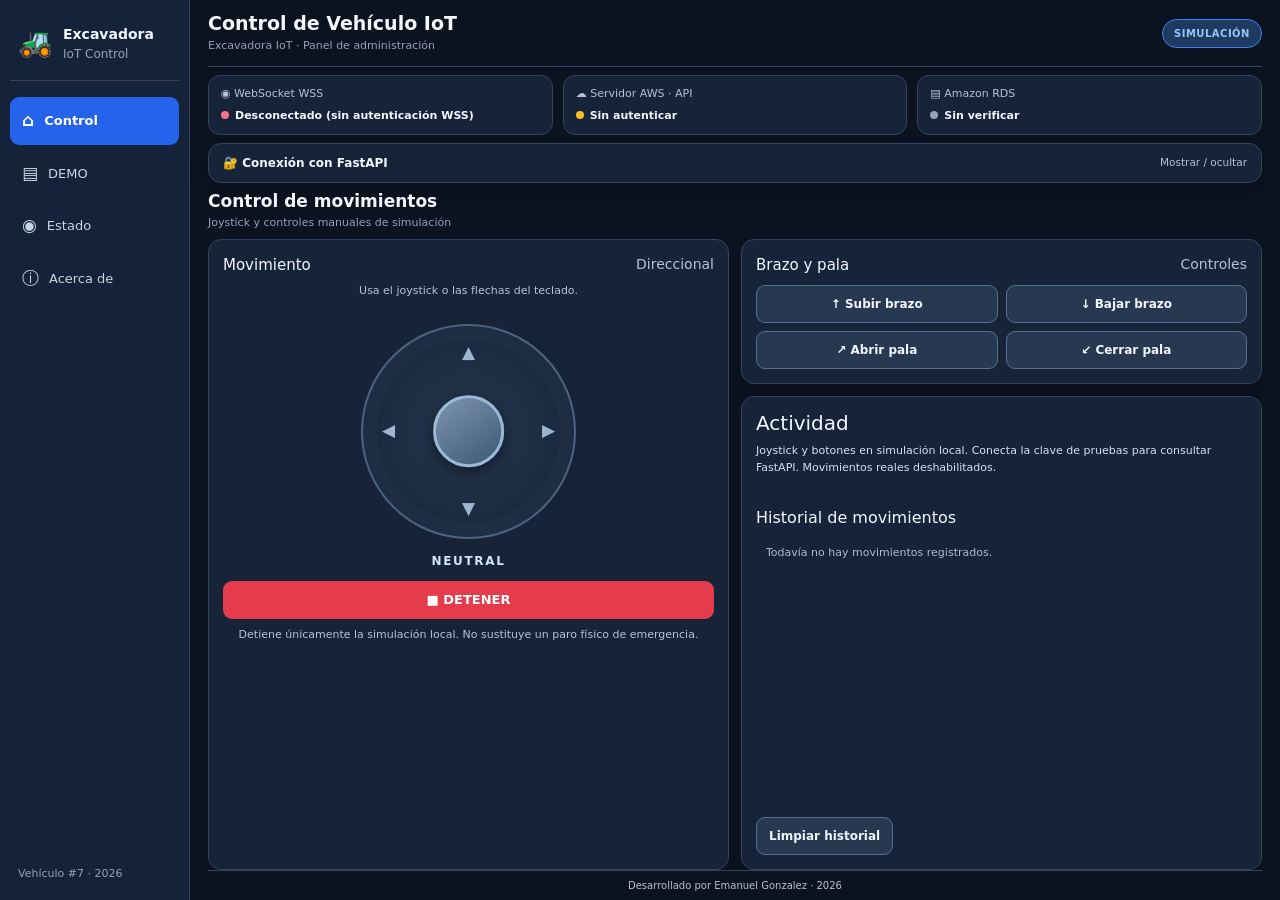
<file: index.html>
<!doctype html>
<html lang="es">
<head>
  <meta charset="utf-8">
  <meta name="viewport" content="width=device-width, initial-scale=1">
  <meta name="theme-color" content="#101827">
  <meta
    name="description"
    content="Panel de control de la Excavadora IoT"
  >

  <title>Control | Excavadora IoT</title>

  <link
    rel="icon"
    href="./favicon.svg"
    type="image/svg+xml"
  >

  <link
    href="https://cdn.jsdelivr.net/npm/bootstrap@5.3.3/dist/css/bootstrap.min.css"
    rel="stylesheet"
    integrity="sha384-QWTKZyjpPEjISv5WaRU9OFeRpok6YctnYmDr5pNlyT2bRjXh0JMhjY6hW+ALEwIH"
    crossorigin="anonymous"
  >

  <link rel="stylesheet" href="./assets/css/styles.css">

  <script type="module" src="./js/main.js"></script>
</head>

<body>

<div class="iot-layout">

  <!-- =====================================
       MENÚ LATERAL
       ===================================== -->
  <aside class="iot-sidebar">

    <div class="iot-brand">
      <span class="iot-brand-icon" aria-hidden="true">
        🚜
      </span>

      <div>
        <strong>Excavadora</strong>
        <small>IoT Control</small>
      </div>
    </div>

    <nav class="iot-nav" aria-label="Menú principal">

      <button
        class="iot-nav-link active"
        data-view="control"
        type="button"
      >
        <span aria-hidden="true">⌂</span>
        Control
      </button>

      <button
        class="iot-nav-link"
        data-view="demo"
        type="button"
      >
        <span aria-hidden="true">▤</span>
        DEMO
      </button>

      <button
        class="iot-nav-link"
        data-view="estado"
        type="button"
      >
        <span aria-hidden="true">◉</span>
        Estado
      </button>

      <button
        class="iot-nav-link"
        data-view="acerca"
        type="button"
      >
        <span aria-hidden="true">ⓘ</span>
        Acerca de
      </button>

    </nav>

    <div class="iot-sidebar-footer">
      Vehículo #7 · 2026
    </div>

  </aside>

  <!-- =====================================
       CONTENIDO PRINCIPAL
       ===================================== -->
  <div class="iot-main-area">

    <!-- ENCABEZADO COMPACTO -->
    <header class="iot-topbar">

      <div>
        <h1>Control de Vehículo IoT</h1>
        <p>Excavadora IoT · Panel de administración</p>
      </div>

      <span class="iot-mode">
        SIMULACIÓN
      </span>

    </header>

    <main id="main-content">

      <!-- =====================================
           INDICADORES DE CONECTIVIDAD
           ===================================== -->
      <section
        class="status-grid mb-4"
        aria-label="Conectividad"
      >

        <div class="status-card">
          <span class="status-name">
            ◉ WebSocket WSS
          </span>

          <strong
            id="wss-status"
            class="status-value"
            data-state="offline"
          >
            Desconectado
          </strong>
        </div>

        <div class="status-card">
          <span class="status-name">
            ☁ Servidor AWS · API
          </span>

          <strong
            id="api-status"
            class="status-value"
            data-state="checking"
          >
            Sin autenticar
          </strong>
        </div>

        <div class="status-card">
          <span class="status-name">
            ▤ Amazon RDS
          </span>

          <strong
            id="rds-status"
            class="status-value"
            data-state="unknown"
          >
            Sin verificar
          </strong>
        </div>

      </section>

      <!-- =====================================
           AUTENTICACIÓN DESPLEGABLE
           ===================================== -->
      <details class="panel iot-auth-panel">

        <summary class="iot-auth-summary">
          <span>🔐 Conexión con FastAPI</span>

          <span class="muted small">
            Mostrar / ocultar
          </span>
        </summary>

        <div class="mt-3">

          <h2
            id="auth-heading"
            class="visually-hidden"
          >
            Conexión local con FastAPI
          </h2>

          <p class="muted small">
            Autenticación de pruebas desde localhost.
            La clave se mantiene en memoria.
          </p>

          <form
            id="auth-form"
            autocomplete="off"
            class="d-flex flex-column flex-sm-row gap-2"
          >

            <label
              for="api-key"
              class="visually-hidden"
            >
              X-API-Key de pruebas
            </label>

            <input
              id="api-key"
              class="form-control auth-input"
              type="password"
              autocomplete="off"
              spellcheck="false"
              placeholder="X-API-Key de pruebas"
              required
            >

            <button
              id="connect-btn"
              class="primary-btn"
              type="submit"
            >
              Conectar
            </button>

            <button
              id="disconnect-btn"
              class="secondary-btn"
              type="button"
            >
              Desconectar
            </button>

          </form>

          <p
            id="auth-message"
            class="muted small mt-2 mb-0"
            role="status"
            aria-live="polite"
          >
            Sin autenticación local.
          </p>

        </div>

      </details>

      <!-- =====================================
           VISTA 1: CONTROL
           ===================================== -->
      <section
        id="view-control"
        class="iot-view"
      >

        <div class="iot-page-heading">
          <h2>Control de movimientos</h2>
          <p>
            Joystick y controles manuales de simulación
          </p>
        </div>

        <div class="content-grid">

          <!-- JOYSTICK -->
          <section
            class="panel joystick-panel"
            aria-labelledby="joystick-heading"
          >

            <div class="section-heading">
              <h2
                id="joystick-heading"
                class="h5 mb-0"
              >
                Movimiento
              </h2>

              <span class="muted small">
                Direccional
              </span>
            </div>

            <p class="muted small mt-2 mb-3">
              Usa el joystick o las flechas del teclado.
            </p>

            <div
              id="joystick"
              class="joystick"
              role="group"
              aria-label="Joystick de movimiento"
              aria-disabled="true"
              tabindex="0"
            >

              <span
                class="direction direction-up"
                aria-hidden="true"
              >▲</span>

              <span
                class="direction direction-down"
                aria-hidden="true"
              >▼</span>

              <span
                class="direction direction-left"
                aria-hidden="true"
              >◀</span>

              <span
                class="direction direction-right"
                aria-hidden="true"
              >▶</span>

              <span
                id="joystick-knob"
                class="joystick-knob"
                aria-hidden="true"
              ></span>

            </div>

            <p
              id="movement-label"
              class="text-center movement-label mb-3"
            >
              NEUTRAL
            </p>

            <button
              id="stop-btn"
              class="stop-btn w-100"
              type="button"
              disabled
            >
              ■ DETENER
            </button>

            <p class="muted small mt-2 mb-0 text-center">
              Detiene únicamente la simulación local.
              No sustituye un paro físico de emergencia.
            </p>

          </section>

          <!-- PANEL DERECHO -->
          <div class="side-stack">

            <!-- BRAZO Y PALA -->
            <section
              class="panel"
              aria-labelledby="actions-heading"
            >

              <div class="section-heading">
                <h2
                  id="actions-heading"
                  class="h5 mb-0"
                >
                  Brazo y pala
                </h2>

                <span class="muted small">
                  Controles
                </span>
              </div>

              <div class="action-grid mt-3">

                <button
                  type="button"
                  class="action-btn"
                  data-command="SUBIR_BRAZO"
                  disabled
                >
                  ↑ Subir brazo
                </button>

                <button
                  type="button"
                  class="action-btn"
                  data-command="BAJAR_BRAZO"
                  disabled
                >
                  ↓ Bajar brazo
                </button>

                <button
                  type="button"
                  class="action-btn"
                  data-command="ABRIR_PALA"
                  disabled
                >
                  ↗ Abrir pala
                </button>

                <button
                  type="button"
                  class="action-btn"
                  data-command="CERRAR_PALA"
                  disabled
                >
                  ↙ Cerrar pala
                </button>

              </div>

            </section>

            <!-- ACTIVIDAD -->
            <section
              class="panel"
              aria-labelledby="activity-heading"
            >

              <h2
                id="activity-heading"
                class="h5"
              >
                Actividad
              </h2>

              <p
                id="action-message"
                class="mb-3"
                role="status"
                aria-live="polite"
              >
                Interfaz preparada.
              </p>

              <h3 class="h6 mt-3">
                Historial de movimientos
              </h3>

              <ol
                id="activity-history"
                class="activity-history"
                aria-label="Historial de simulación"
              ></ol>

              <button
                id="clear-history"
                class="secondary-btn mt-3"
                type="button"
              >
                Limpiar historial
              </button>

            </section>

          </div>
        </div>
      </section>

      <!-- =====================================
           VISTA 2: DEMO
           ===================================== -->
      <section
        id="view-demo"
        class="iot-view"
        hidden
      >

        <div class="iot-page-heading">
          <h2>Demostraciones</h2>
          <p>
            Secuencias registradas en FastAPI
          </p>
        </div>

        <section
          class="panel"
          aria-labelledby="demo-heading"
        >

          <div class="section-heading">
            <h2
              id="demo-heading"
              class="h5 mb-0"
            >
              Secuencia DEMO
            </h2>

            <span class="muted small">
              Vehículo #7
            </span>
          </div>

          <label
            class="form-label mt-3"
            for="demo-select"
          >
            Selecciona una DEMO
          </label>

          <select
            id="demo-select"
            class="form-select"
            disabled
          >
            <option value="">
              Pendiente de cargar
            </option>
          </select>

          <div class="demo-buttons mt-3">

            <button
              id="demo-start"
              class="primary-btn"
              type="button"
              disabled
            >
              ▶ Iniciar DEMO
            </button>

            <button
              id="demo-cancel"
              class="secondary-btn"
              type="button"
              disabled
            >
              Cancelar DEMO
            </button>

          </div>

          <p class="muted small mt-3 mb-0">
            La ejecución de movimientos reales
            permanece deshabilitada.
          </p>

        </section>

      </section>

      <!-- =====================================
           VISTA 3: ESTADO
           ===================================== -->
      <section
        id="view-estado"
        class="iot-view"
        hidden
      >

        <div class="iot-page-heading">
          <h2>Estado del vehículo</h2>
          <p>
            Información registrada en FastAPI
          </p>
        </div>

        <section
          class="panel"
          aria-labelledby="vehicle-state-heading"
        >

          <h2
            id="vehicle-state-heading"
            class="h5 mb-3"
          >
            Estado registrado de la excavadora
          </h2>

          <div class="vehicle-state-grid">

            <div>
              <span class="muted small">
                Vehículo
              </span>

              <p
                id="vehicle-name"
                class="mb-0"
              >
                Sin consultar
              </p>
            </div>

            <div>
              <span class="muted small">
                Último comando registrado
              </span>

              <p
                id="vehicle-command"
                class="mb-0"
              >
                Sin consultar
              </p>
            </div>

            <div>
              <span class="muted small">
                Estado registrado en backend
              </span>

              <p
                id="vehicle-connected"
                class="mb-0"
              >
                Sin verificar
              </p>
            </div>

            <div>
              <span class="muted small">
                Última actualización
              </span>

              <p
                id="vehicle-updated"
                class="mb-0"
              >
                Sin consultar
              </p>
            </div>

          </div>

          <p class="muted small mt-3 mb-0">
            Este estado no confirma la conexión física
            de la ESP32 ni la ejecución real de movimientos.
          </p>

        </section>

      </section>

      <!-- =====================================
           VISTA 4: ACERCA DE
           ===================================== -->
      <section
        id="view-acerca"
        class="iot-view"
        hidden
      >

        <div class="iot-page-heading">
          <h2>Acerca del proyecto</h2>
          <p>
            Plataforma de control de Excavadora IoT
          </p>
        </div>

        <section class="panel">

          <h2 class="h5">
            Descripción
          </h2>

          <p>
            Plataforma web para consultar el estado
            de una excavadora IoT, administrar
            demostraciones y desarrollar su control
            mediante una interfaz web.
          </p>

          <h3 class="h6 mt-4">
            Tecnologías utilizadas
          </h3>

          <p class="muted">
            HTML, CSS, JavaScript, Bootstrap,
            FastAPI, AWS, Amazon RDS,
            WebSocket y ESP32.
          </p>

          <h3 class="h6 mt-4">
            Etapa actual
          </h3>

          <p class="muted mb-0">
            Simulación local de movimientos,
            consulta autenticada al backend
            y visualización del estado registrado.
          </p>

        </section>

      </section>

    </main>

    <!-- PIE DE PÁGINA -->
    <footer class="app-footer text-center py-4 mt-4">
      Desarrollado por Emanuel Gonzalez · 2026
    </footer>

  </div>
</div>

<!-- =====================================
     NAVEGACIÓN ENTRE VISTAS
     ===================================== -->
<script>
  const navButtons =
    document.querySelectorAll('.iot-nav-link[data-view]');

  const views =
    document.querySelectorAll('.iot-view');

  function showView(viewName) {
    const target =
      document.getElementById(`view-${viewName}`);

    if (!target) {
      console.warn('Vista no encontrada:', viewName);
      return;
    }

    views.forEach(view => {
      view.hidden = view !== target;
    });

    navButtons.forEach(button => {
      const active =
        button.dataset.view === viewName;

      button.classList.toggle('active', active);

      if (active) {
        button.setAttribute('aria-current', 'page');
      } else {
        button.removeAttribute('aria-current');
      }
    });
  }

  navButtons.forEach(button => {
    button.addEventListener('click', () => {
      showView(button.dataset.view);
    });
  });

  showView('control');
</script>

</body>
</html>
</file>
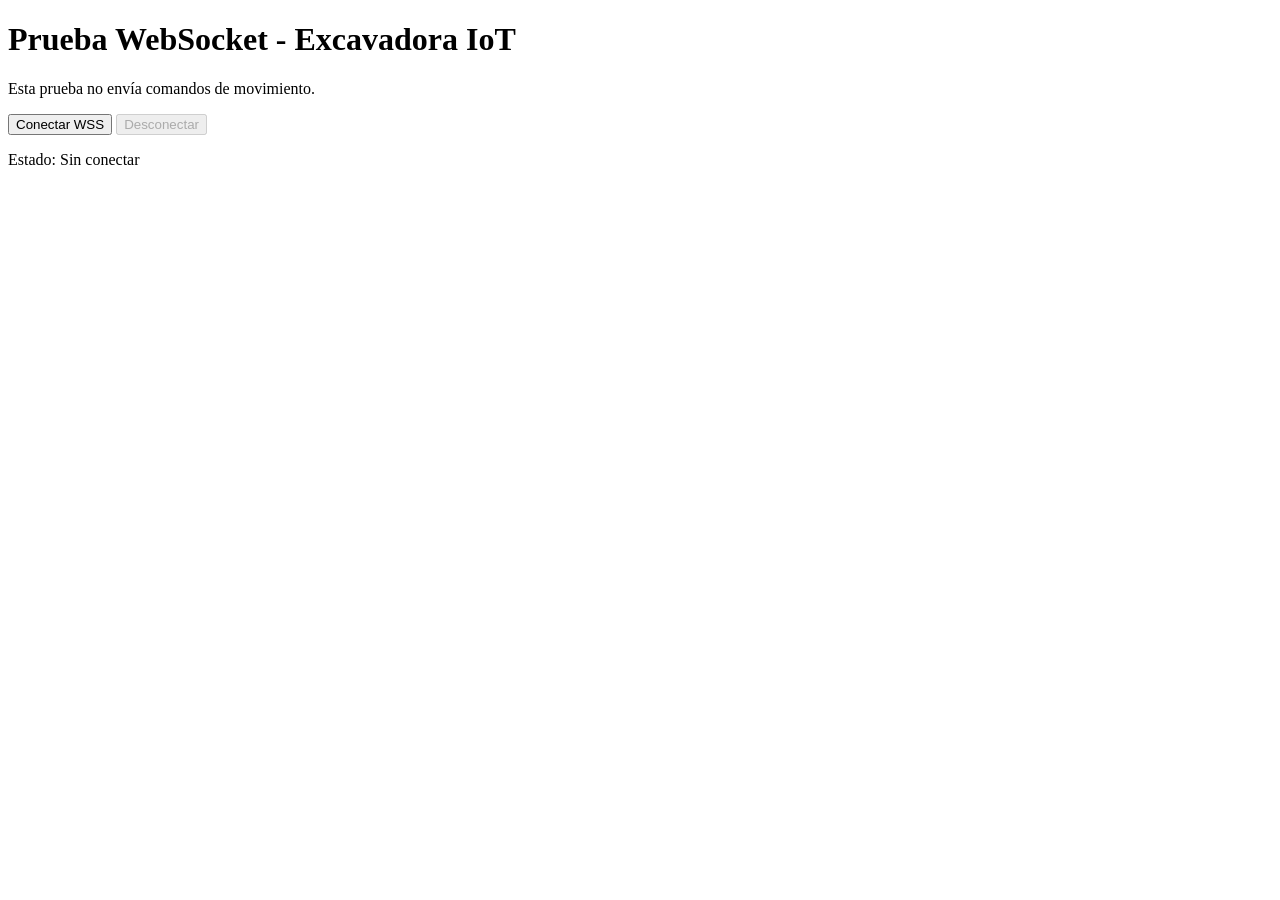
<file: prueba-wss.html>
<!DOCTYPE html>
<html lang="es">
<head>
  <meta charset="UTF-8">
  <meta name="viewport"
        content="width=device-width, initial-scale=1.0">
  <title>Prueba WSS - Excavadora IoT</title>
</head>
<body>

  <h1>Prueba WebSocket - Excavadora IoT</h1>

  <p>
    Esta prueba no envía comandos de movimiento.
  </p>

  <button id="connect">Conectar WSS</button>
  <button id="disconnect" disabled>Desconectar</button>

  <p id="status" role="status">
    Estado: Sin conectar
  </p>

  <pre id="output"></pre>

  <script type="module">
    const WS_URL =
      'wss://excavadora-em-iot.duckdns.org/ws/vehiculos/7';

    const connectButton =
      document.getElementById('connect');

    const disconnectButton =
      document.getElementById('disconnect');

    const status =
      document.getElementById('status');

    const output =
      document.getElementById('output');

    let socket = null;

    function log(message) {
      console.log('[WSS TEST]', message);
      output.textContent += message + '\n';
    }

    connectButton.addEventListener('click', () => {
      if (socket) return;

      status.textContent = 'Estado: Conectando...';

      socket = new WebSocket(WS_URL);

      connectButton.disabled = true;

      socket.addEventListener('open', () => {
        status.textContent = 'Estado: Conectado';
        disconnectButton.disabled = false;

        log('Conexión WSS establecida.');
      });

      socket.addEventListener('message', event => {
        log('Mensaje recibido: ' + event.data);
      });

      socket.addEventListener('error', () => {
        log('Error durante la conexión WSS.');
      });

      socket.addEventListener('close', event => {
        log(
          'Conexión cerrada. Código: ' +
          event.code +
          ', motivo: ' +
          (event.reason || 'No especificado')
        );

        status.textContent = 'Estado: Desconectado';

        socket = null;

        connectButton.disabled = false;
        disconnectButton.disabled = true;
      });
    });

    disconnectButton.addEventListener('click', () => {
      if (socket) {
        socket.close(1000, 'Prueba finalizada');
      }
    });
  </script>

</body>
</html>
</file>
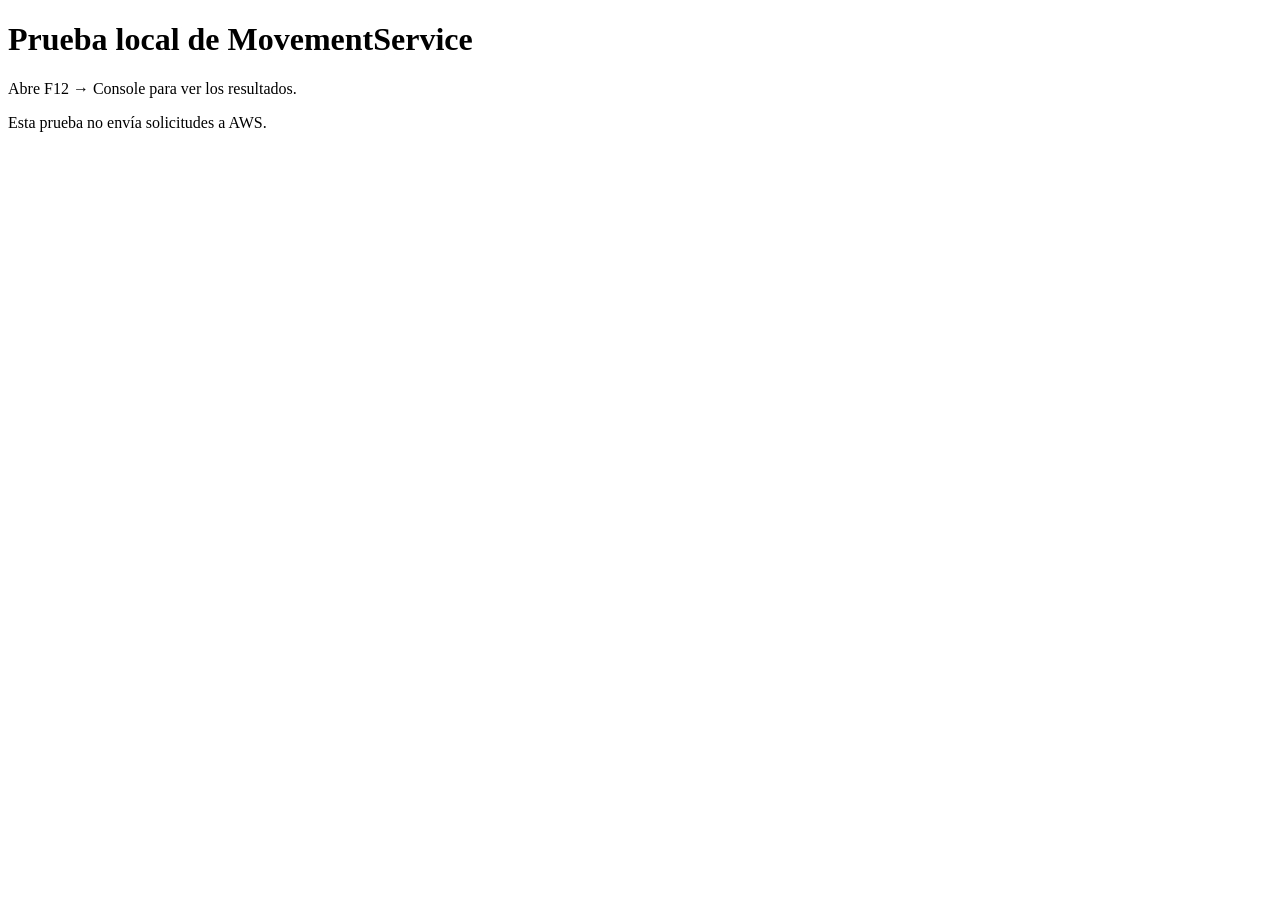
<file: test-movement.html>
<!DOCTYPE html>
<html lang="es">
<head>
  <meta charset="UTF-8">
  <meta name="viewport"
        content="width=device-width, initial-scale=1">
  <title>Prueba de cola - Excavadora IoT</title>
</head>
<body>
  <h1>Prueba local de MovementService</h1>

  <p>
    Abre F12 → Console para ver los resultados.
  </p>

  <p>
    Esta prueba no envía solicitudes a AWS.
  </p>

  <script
    type="module"
    src="./test/movement.test.js">
  </script>
</body>
</html>
</file>
<file: assets/css/styles.css>
/* ==========================================
   EXCAVADORA IoT - ESTILOS GENERALES
   ========================================== */

:root {
  color-scheme: dark;

  --bg: #0b1220;
  --sidebar: #14233a;
  --panel: #172338;
  --panel-light: #1d2b40;
  --border: #33445d;

  --text: #f3f7ff;
  --muted: #b4c3d8;

  --accent: #6bb6ff;
  --primary: #2563eb;
  --danger: #e43c4d;
  --success: #4ade80;
}

* {
  box-sizing: border-box;
}

html {
  min-width: 320px;
}

body {
  margin: 0;
  min-height: 100vh;
  background: var(--bg);
  color: var(--text);
  font-family: system-ui, -apple-system,
    "Segoe UI", sans-serif;
}

.muted {
  color: var(--muted);
}

/* ==========================================
   ESTRUCTURA PRINCIPAL
   ========================================== */

.iot-layout {
  display: grid;
  grid-template-columns: 190px minmax(0, 1fr);
  min-height: 100vh;
  background: var(--bg);
}

.iot-main-area {
  min-width: 0;
  padding: 0 18px;
  display: flex;
  flex-direction: column;
}

#main-content {
  flex: 1;
  min-width: 0;
}

.iot-view[hidden] {
  display: none !important;
}

/* ==========================================
   MENÚ LATERAL
   ========================================== */

.iot-sidebar {
  background: var(--sidebar);
  border-right: 1px solid var(--border);

  display: flex;
  flex-direction: column;

  padding: 14px 10px;
}

.iot-brand {
  display: flex;
  align-items: center;
  gap: 10px;

  padding: 8px 8px 16px;
  border-bottom: 1px solid var(--border);
}

.iot-brand-icon {
  font-size: 28px;
}

.iot-brand strong,
.iot-brand small {
  display: block;
}

.iot-brand strong {
  font-size: 14px;
}

.iot-brand small {
  font-size: 12px;
  color: #94a3b8;
}

.iot-nav {
  display: flex;
  flex-direction: column;
  gap: 5px;

  padding-top: 16px;
}

.iot-nav-link {
  display: flex;
  align-items: center;
  gap: 10px;

  width: 100%;
  padding: 11px 12px;

  background: transparent;
  border: 0;
  border-radius: 9px;

  color: #cbd5e1;
  text-align: left;
  font-size: 13px;

  cursor: pointer;

  transition: background 0.2s, color 0.2s;
}

.iot-nav-link:hover {
  background: #263b57;
  color: #fff;
}

.iot-nav-link.active {
  background: var(--primary);
  color: #fff;
  font-weight: 700;
}

.iot-nav-link span {
  font-size: 17px;
}

.iot-sidebar-footer {
  margin-top: auto;
  padding: 12px 8px 4px;

  color: #94a3b8;
  font-size: 11px;
}

/* ==========================================
   ENCABEZADO
   ========================================== */

.iot-topbar {
  display: flex;
  align-items: center;
  justify-content: space-between;
  gap: 12px;

  padding: 12px 0;
  margin-bottom: 12px;

  border-bottom: 1px solid var(--border);
}

.iot-topbar h1 {
  margin: 0;
  font-size: 19px;
  font-weight: 700;
}

.iot-topbar p {
  margin: 3px 0 0;
  font-size: 11px;
  color: #94a3b8;
}

.iot-mode {
  padding: 6px 11px;

  background: #1e3a5f;
  color: #93c5fd;

  border: 1px solid #3b82f6;
  border-radius: 20px;

  font-size: 10px;
  font-weight: 700;
  letter-spacing: 0.5px;

  white-space: nowrap;
}

/* ==========================================
   INDICADORES DE CONECTIVIDAD
   ========================================== */

.status-grid {
  display: grid;
  grid-template-columns: repeat(3, minmax(0, 1fr));
  gap: 10px;

  margin-bottom: 10px !important;
}

.status-card {
  min-width: 0;

  display: flex;
  flex-direction: column;
  align-items: flex-start;
  gap: 5px;

  padding: 10px 12px;

  background: var(--panel);
  border: 1px solid var(--border);
  border-radius: 12px;
}

.status-name {
  font-size: 11px;
  color: var(--muted);
}

.status-value {
  font-size: 11px;
  overflow-wrap: anywhere;
}

.status-value::before {
  content: "";
  display: inline-block;

  width: 8px;
  height: 8px;
  margin-right: 6px;

  border-radius: 50%;
  background: #94a3b8;
}

.status-value[data-state="online"]::before {
  background: var(--success);
}

.status-value[data-state="checking"]::before {
  background: #fbbf24;
}

.status-value[data-state="offline"]::before {
  background: #fb7185;
}

/* ==========================================
   PANELES
   ========================================== */

.panel {
  min-width: 0;
  padding: 14px;

  background: var(--panel);
  border: 1px solid var(--border);
  border-radius: 13px;

  box-shadow: 0 8px 20px #0002;
}

.section-heading {
  display: flex;
  align-items: center;
  justify-content: space-between;
  gap: 10px;
}

.section-heading h2 {
  font-size: 15px;
}

.iot-page-heading {
  margin-bottom: 10px;
}

.iot-page-heading h2 {
  margin: 0 0 3px;
  font-size: 17px;
  font-weight: 700;
}

.iot-page-heading p {
  margin: 0;
  font-size: 11px;
  color: #94a3b8;
}

/* ==========================================
   AUTENTICACIÓN DESPLEGABLE
   ========================================== */

.iot-auth-panel {
  padding: 10px 14px;
  margin-bottom: 10px !important;
}

.iot-auth-summary {
  display: flex;
  justify-content: space-between;
  align-items: center;
  gap: 12px;

  font-size: 12px;
  font-weight: 600;

  cursor: pointer;
}

.iot-auth-summary .muted {
  font-weight: 400;
}

.iot-auth-panel[open] {
  position: relative;
  z-index: 2;
}

.auth-input {
  min-width: 0;
  min-height: 36px;

  background: #263951;
  color: #fff;

  border: 1px solid #6b819b;
}

.auth-input::placeholder {
  color: #b4c3d8;
}

.auth-input:focus {
  background: #263951;
  color: #fff;
}

#auth-form {
  gap: 8px !important;
}

#auth-form button {
  min-height: 36px;
  padding: 7px 12px;
  font-size: 12px;
}

#auth-message {
  font-size: 11px;
}

/* ==========================================
   BOTONES GENERALES
   ========================================== */

.stop-btn,
.action-btn,
.primary-btn,
.secondary-btn {
  border-radius: 9px;
  border: 1px solid transparent;

  min-height: 38px;
  padding: 8px 12px;

  font-size: 12px;
  font-weight: 700;
}

.primary-btn {
  background: #2473c5;
  color: #fff;
}

.secondary-btn,
.action-btn {
  background: #273951;
  border-color: #55708c;
  color: #f3f7ff;
}

.stop-btn {
  background: var(--danger);
  color: #fff;
  font-size: 13px;
}

button:disabled {
  opacity: 0.55;
  cursor: not-allowed;
}

button:not(:disabled) {
  cursor: pointer;
}

button:focus-visible,
.joystick:focus-visible,
.form-select:focus-visible,
.auth-input:focus-visible,
.iot-auth-summary:focus-visible {
  outline: 3px solid #fcd34d;
  outline-offset: 3px;
}

/* ==========================================
   VISTA CONTROL
   ========================================== */

.content-grid {
  display: grid;
  grid-template-columns:
    minmax(0, 1fr) minmax(0, 1fr);

  gap: 12px;
  min-width: 0;
}

.side-stack {
  display: grid;
  grid-template-rows: auto minmax(0, 1fr);
  gap: 12px;
  min-width: 0;
}

/* ==========================================
   JOYSTICK
   ========================================== */

.joystick-panel {
  display: flex;
  flex-direction: column;
  align-items: center;
  min-width: 0;
}

.joystick-panel .section-heading {
  width: 100%;
}

.joystick-panel > p.muted {
  font-size: 11px;
}

.joystick {
  touch-action: none;
  user-select: none;

  position: relative;

  width: min(100%, 215px);
  aspect-ratio: 1 / 1;

  margin: 8px auto;

  border: 2px solid #57708d;
  border-radius: 50%;

  background: radial-gradient(
    circle,
    #293c55 0%,
    #1b2b41 65%,
    #142034 100%
  );

  box-shadow: inset 0 0 0 14px #ffffff06;
  opacity: 0.85;

  flex-shrink: 0;
}

.joystick-knob {
  --joystick-x: 0px;
  --joystick-y: 0px;

  position: absolute;
  left: 50%;
  top: 50%;

  width: 34%;
  aspect-ratio: 1 / 1;

  border-radius: 50%;

  transform: translate(
    calc(-50% + var(--joystick-x)),
    calc(-50% + var(--joystick-y))
  );

  background: linear-gradient(
    145deg,
    #8fa9c6,
    #45617f
  );

  border: 3px solid #b5d4f4;
  box-shadow: 0 5px 16px #0008;
}

.direction {
  position: absolute;
  color: #b6d0eb;
  font-size: 17px;
}

.direction-up {
  top: 7%;
  left: 50%;
  transform: translateX(-50%);
}

.direction-down {
  bottom: 7%;
  left: 50%;
  transform: translateX(-50%);
}

.direction-left {
  left: 9%;
  top: 50%;
  transform: translateY(-50%);
}

.direction-right {
  right: 9%;
  top: 50%;
  transform: translateY(-50%);
}

.movement-label {
  margin: 5px 0 !important;
  letter-spacing: 0.14em;
  font-size: 12px;
  color: #d2e4f9;
  font-weight: 700;
}

.joystick-panel .stop-btn {
  margin-top: 6px;
}

/* ==========================================
   BRAZO Y PALA
   ========================================== */

.action-grid,
.demo-buttons {
  display: grid;
  grid-template-columns:
    repeat(2, minmax(0, 1fr));

  gap: 8px;
}

.action-grid {
  margin-top: 10px !important;
}

.action-btn {
  padding: 9px 7px;
}

/* ==========================================
   HISTORIAL DE ACTIVIDAD
   ========================================== */

#action-message {
  color: #d3e2f6;
  font-size: 11px;
  overflow-wrap: anywhere;
}

.activity-history {
  list-style: none;
  margin: 0;
  padding: 0;

  max-height: 170px;
  overflow-y: auto;
}

.activity-item {
  display: flex;
  flex-direction: column;
  gap: 3px;

  padding: 8px 10px;
  margin-bottom: 6px;

  border: 1px solid #344761;
  border-radius: 8px;
  background: var(--panel-light);
}

.activity-item strong {
  color: #f4f7ff;
  font-size: 12px;
}

.activity-item span {
  color: #a9bdd7;
  font-size: 11px;
}

.activity-history:empty::before {
  content: "Todavía no hay movimientos registrados.";
  display: block;
  padding: 10px;
  color: #a9bdd7;
  font-size: 11px;
}

#clear-history {
  margin-top: 8px !important;
}

/* ==========================================
   DEMOSTRACIONES
   ========================================== */

.form-select {
  min-height: 38px;
  background-color: #263951;
  color: #fff;
  border: 1px solid #6b819b;
}

.form-select:disabled {
  background-color: #1e2b3c;
  color: #b5c4d8;
}

/* ==========================================
   ESTADO REGISTRADO DEL VEHÍCULO
   ========================================== */

.vehicle-state-grid {
  display: grid;
  grid-template-columns:
    repeat(2, minmax(0, 1fr));

  gap: 12px;
}

.vehicle-state-grid > div {
  min-width: 0;
  padding: 14px;

  background: var(--panel-light);
  border: 1px solid #344761;
  border-radius: 9px;
}

.vehicle-state-grid p {
  margin-top: 5px;
  color: #f4f7ff;
  font-weight: 600;
  overflow-wrap: anywhere;
}

/* ==========================================
   PIE DE PÁGINA
   ========================================== */

.app-footer {
  color: var(--muted);
  font-size: 10px;
  border-top: 1px solid var(--border);
  padding: 7px 0 !important;
  margin-top: 8px !important;
}

/* ==========================================
   ESCRITORIO - DASHBOARD SIN SCROLL GENERAL
   ========================================== */

@media (min-width: 901px) and (min-height: 650px) {

  body {
    height: 100vh;
    overflow: hidden;
  }

  .iot-layout {
    height: 100vh;
    min-height: 0;
  }

  .iot-sidebar {
    height: 100vh;
  }

  .iot-main-area {
    height: 100vh;
    min-height: 0;
    overflow: hidden;
  }

  #main-content {
    display: flex;
    flex-direction: column;
    min-height: 0;
    gap: 8px;
  }

  .iot-topbar {
    flex-shrink: 0;
    margin-bottom: 8px;
  }

  .status-grid {
    flex-shrink: 0;
    margin-bottom: 0 !important;
  }

  .iot-auth-panel {
    flex-shrink: 0;
    margin-bottom: 0 !important;
  }

  #view-control {
    flex: 1;
    min-height: 0;

    display: flex;
    flex-direction: column;
  }

  #view-control .iot-page-heading {
    flex-shrink: 0;
    margin-bottom: 8px;
  }

  #view-control .content-grid {
    flex: 1;
    min-height: 0;
    overflow: hidden;
  }

  #view-control .joystick-panel {
    min-height: 0;
    overflow: hidden;
  }

  #view-control .side-stack {
    min-height: 0;
    overflow: hidden;
  }

  #view-control .side-stack > .panel:last-child {
    min-height: 0;

    display: flex;
    flex-direction: column;

    overflow: hidden;
  }

  #view-control .activity-history {
    flex: 1;
    min-height: 0;
    max-height: none;
    overflow-y: auto;
  }

  #view-control #clear-history {
    align-self: flex-start;
    flex-shrink: 0;
  }

  /* Las demás vistas pueden desplazarse
     internamente si tienen más contenido. */

  #view-demo,
  #view-estado,
  #view-acerca {
    min-height: 0;
    overflow-y: auto;
  }

  .app-footer {
    flex-shrink: 0;
    margin-top: 0 !important;
  }
}

/* ==========================================
   ESCRITORIOS CON POCA ALTURA
   ========================================== */

@media (min-width: 901px) and (max-height: 800px) {

  .iot-topbar {
    padding: 8px 0;
  }

  .iot-page-heading p {
    display: none;
  }

  .joystick {
    width: min(100%, 170px, 26vh);
    margin: 5px auto;
  }

  .joystick-panel > p.muted {
    margin-bottom: 6px !important;
  }

  .panel {
    padding: 10px 12px;
  }

  .action-btn {
    min-height: 34px;
    padding: 6px;
  }

  .stop-btn {
    min-height: 34px;
    padding: 6px;
  }

  .side-stack {
    gap: 8px;
  }
}

/* ==========================================
   TABLETS
   ========================================== */

@media (min-width: 651px) and (max-width: 900px) {

  .iot-layout {
    grid-template-columns: 160px minmax(0, 1fr);
  }

  .iot-main-area {
    padding: 0 14px;
  }

  .iot-sidebar {
    padding: 12px 8px;
  }

  .content-grid {
    grid-template-columns: 1fr;
  }

  .joystick {
    width: 210px;
  }

  .side-stack {
    grid-template-rows: auto auto;
  }
}

/* ==========================================
   TELÉFONOS
   ========================================== */

@media (max-width: 650px) {

  .iot-layout {
    display: block;
  }

  .iot-sidebar {
    border-right: 0;
    border-bottom: 1px solid var(--border);
    padding: 10px;
  }

  .iot-brand {
    padding-bottom: 10px;
  }

  .iot-nav {
    flex-direction: row;
    overflow-x: auto;
    padding-top: 10px;
  }

  .iot-nav-link {
    justify-content: center;
    flex: 0 0 auto;
    width: auto;

    padding: 9px 11px;
    font-size: 12px;
  }

  .iot-sidebar-footer {
    display: none;
  }

  .iot-main-area {
    padding: 0 12px;
  }

  .iot-topbar {
    padding: 14px 0;
  }

  .iot-topbar h1 {
    font-size: 17px;
  }

  .iot-topbar p {
    font-size: 10px;
  }

  .iot-mode {
    font-size: 9px;
  }

  .status-grid {
    grid-template-columns: 1fr;
  }

  .status-card {
    padding: 9px 11px;
  }

  .content-grid {
    grid-template-columns: 1fr;
  }

  .side-stack {
    grid-template-rows: auto auto;
  }

  .vehicle-state-grid {
    grid-template-columns: 1fr;
  }

  .joystick {
    width: min(100%, 230px);
  }
}

/* ==========================================
   TELÉFONOS PEQUEÑOS
   ========================================== */

@media (max-width: 380px) {

  .action-grid,
  .demo-buttons {
    grid-template-columns: 1fr;
  }

  .iot-topbar h1 {
    font-size: 15px;
  }
}

/* ==========================================
   ACCESIBILIDAD Y ANIMACIONES
   ========================================== */

@media (prefers-reduced-motion: no-preference) {

  button:not(:disabled) {
    transition:
      filter 0.15s,
      transform 0.15s;
  }

  button:not(:disabled):active {
    transform: scale(0.98);
  }
}

/* ==========================================
   EXCAVADORA IoT
   OPTIMIZACION RESPONSIVA PARA MOVILES
   ========================================== */

/* Evitar desplazamiento horizontal */
html,
body {
  max-width: 100%;
  overflow-x: clip;
}

/* ==========================================
   TABLET Y CELULAR
   ========================================== */

@media (max-width: 650px) {

  /* Estructura principal */
  .iot-layout {
    display: block;
    min-height: 100dvh;
  }

  .iot-main-area {
    padding: 0 10px;
    min-width: 0;
  }

  /* Encabezado superior */
  .iot-topbar {
    padding: 9px 0;
    margin-bottom: 8px;
    gap: 8px;
  }

  .iot-topbar h1 {
    font-size: 16px;
    line-height: 1.25;
  }

  .iot-topbar p {
    font-size: 10px;
    margin-top: 2px;
  }

  .iot-mode {
    padding: 5px 8px;
    font-size: 9px;
    flex-shrink: 0;
  }

  /* ========================================
     MENU SUPERIOR MOVIL
     ======================================== */

  .iot-sidebar {
    padding: 7px 10px;
  }

  .iot-brand {
    gap: 8px;
    padding: 5px 5px 8px;
  }

  .iot-brand-icon {
    font-size: 23px;
  }

  .iot-brand strong {
    font-size: 13px;
  }

  .iot-brand small {
    font-size: 11px;
  }

  .iot-nav {
    flex-direction: row;
    gap: 4px;
    padding-top: 7px;
    overflow-x: auto;
    scrollbar-width: thin;
  }

  .iot-nav-link {
    flex: 0 0 auto;
    width: auto;
    min-height: 44px;
    padding: 9px 10px;
    font-size: 12px;
    gap: 6px;
    white-space: nowrap;
  }

  .iot-nav-link span {
    font-size: 15px;
  }

  .iot-sidebar-footer {
    display: none;
  }

  /* ========================================
     INDICADORES DE CONECTIVIDAD
     ======================================== */

  .status-grid {
    display: grid;
    grid-template-columns: 1fr;
    gap: 6px;
    margin-bottom: 8px !important;
  }

  .status-card {
    padding: 7px 10px;
    border-radius: 10px;
    gap: 2px;
  }

  .status-name {
    font-size: 10px;
    line-height: 1.3;
  }

  .status-value {
    font-size: 11px;
    line-height: 1.35;
  }

  .status-value::before {
    width: 8px;
    height: 8px;
  }

  /* ========================================
     AUTENTICACION
     ======================================== */

  .iot-auth-panel {
    padding: 9px 11px;
    margin-bottom: 8px !important;
  }

  .iot-auth-summary {
    font-size: 11px;
    gap: 6px;
  }

  #auth-form button,
  .auth-input {
    min-height: 44px;
  }

  /* ========================================
     TITULOS Y PANELES
     ======================================== */

  .iot-page-heading {
    margin-bottom: 8px;
  }

  .iot-page-heading h2 {
    font-size: 16px;
  }

  .iot-page-heading p {
    font-size: 10px;
  }

  .panel {
    padding: 11px;
    border-radius: 12px;
  }

  .section-heading h2 {
    font-size: 14px;
  }

  /* ========================================
     DISTRIBUCION DEL CONTROL
     ======================================== */

  .content-grid {
    display: grid;
    grid-template-columns: 1fr;
    gap: 9px;
  }

  .side-stack {
    display: grid;
    grid-template-rows: auto auto;
    gap: 9px;
  }

  /* ========================================
     JOYSTICK
     ======================================== */

  .joystick-panel {
    padding: 11px;
  }

  .joystick-panel > p.muted {
    font-size: 10px;
    margin-top: 5px !important;
    margin-bottom: 7px !important;
  }

  .joystick {
    width: min(100%, 190px);
    aspect-ratio: 1 / 1;
    margin: 5px auto;
    touch-action: none;
  }

  .joystick-knob {
    width: 34%;
  }

  .direction {
    font-size: 15px;
  }

  .movement-label {
    font-size: 11px;
    margin: 4px 0 !important;
  }

  /* ========================================
     BOTON DETENER
     ======================================== */

  .stop-btn {
    min-height: 46px;
    padding: 10px 12px;
    font-size: 13px;
  }

  .joystick-panel .stop-btn {
    margin-top: 5px;
  }

  .joystick-panel .muted {
    line-height: 1.4;
  }

  /* ========================================
     BRAZO Y PALA
     ======================================== */

  .action-grid {
    display: grid;
    grid-template-columns: repeat(2, minmax(0, 1fr));
    gap: 8px;
    margin-top: 9px !important;
  }

  .action-btn {
    min-height: 44px;
    padding: 9px 5px;
    font-size: 11px;
  }

  /* ========================================
     ACTIVIDAD E HISTORIAL
     ======================================== */

  #action-message {
    font-size: 11px;
    line-height: 1.4;
  }

  .activity-history {
    max-height: 160px;
    overflow-y: auto;
  }

  .activity-item {
    padding: 8px 10px;
    margin-bottom: 5px;
  }

  #clear-history {
    min-height: 44px;
  }

  /* ========================================
     DEMO
     ======================================== */

  .demo-buttons {
    display: grid;
    grid-template-columns: repeat(2, minmax(0, 1fr));
    gap: 8px;
  }

  .demo-buttons button,
  .form-select {
    min-height: 44px;
  }

  /* ========================================
     ESTADO DEL VEHICULO
     ======================================== */

  .vehicle-state-grid {
    grid-template-columns: 1fr;
    gap: 8px;
  }

  .vehicle-state-grid > div {
    padding: 11px;
  }

  /* ========================================
     PIE DE PAGINA
     ======================================== */

  .app-footer {
    padding: 12px 5px !important;
    margin-top: 10px !important;
    font-size: 10px;
    line-height: 1.5;
    text-align: center;
  }
}

/* ==========================================
   CELULARES PEQUENOS
   ========================================== */

@media (max-width: 380px) {

  .iot-main-area {
    padding: 0 8px;
  }

  .iot-nav-link {
    padding: 8px 9px;
    font-size: 11px;
  }

  .iot-topbar h1 {
    font-size: 15px;
  }

  .joystick {
    width: min(100%, 175px);
  }

  .action-grid {
    grid-template-columns: repeat(2, minmax(0, 1fr));
  }

  .action-btn {
    font-size: 10px;
    padding: 8px 4px;
  }

  .demo-buttons {
    grid-template-columns: 1fr;
  }
}

/* ==========================================
   CELULAR EN ORIENTACION HORIZONTAL
   ========================================== */

@media (max-width: 900px) and
       (orientation: landscape) and
       (max-height: 500px) {

  .iot-topbar {
    padding: 7px 0;
  }

  .status-grid {
    grid-template-columns: repeat(3, minmax(0, 1fr));
    gap: 6px;
  }

  .status-card {
    padding: 7px 8px;
  }

  .content-grid {
    grid-template-columns: repeat(2, minmax(0, 1fr));
    align-items: start;
  }

  .joystick {
    width: min(100%, 160px);
  }

  .side-stack {
    grid-template-rows: auto auto;
  }

  .panel {
    padding: 10px;
  }

  .action-grid {
    grid-template-columns: repeat(2, minmax(0, 1fr));
  }
}

/* ==========================================
   ACCESIBILIDAD
   ========================================== */

@media (max-width: 650px) {

  button:focus-visible,
  .joystick:focus-visible,
  .form-select:focus-visible,
  .auth-input:focus-visible,
  .iot-auth-summary:focus-visible {
    outline: 3px solid #fcd34d;
    outline-offset: 3px;
  }

  button,
  input,
  select {
    touch-action: manipulation;
  }
}
</file>
